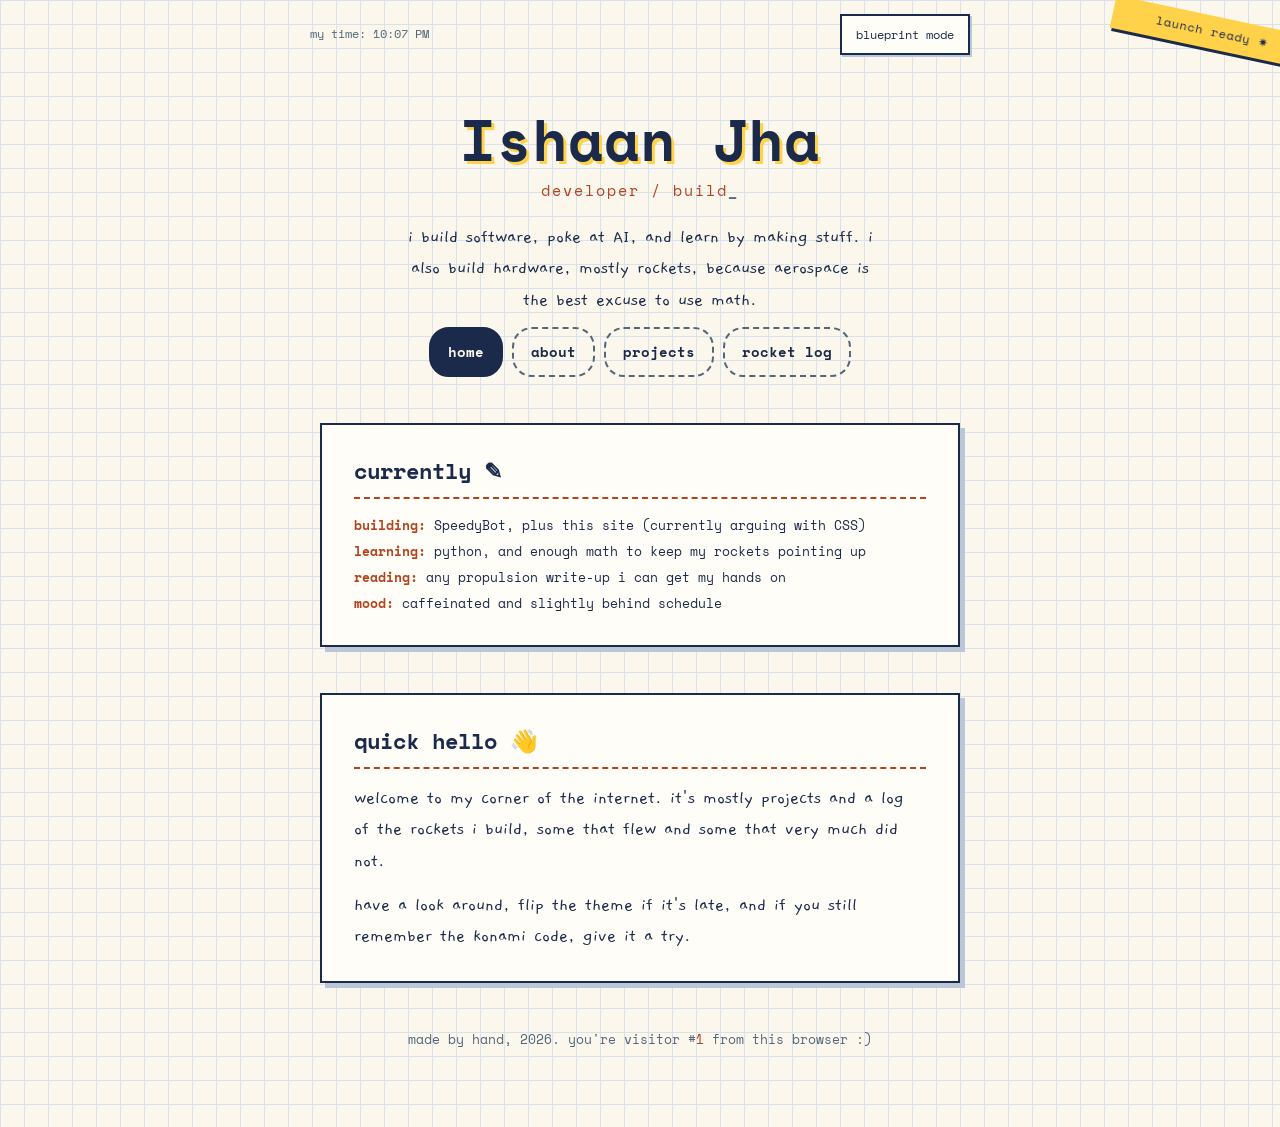
<file: index.html>
<!DOCTYPE html>
<html lang="en" data-theme="notebook">
<head>
  <meta charset="UTF-8">
  <meta name="viewport" content="width=device-width, initial-scale=1.0">
  <meta name="description" content="Ishaan Jha - student developer and high-power rocket builder. Projects, notes, and a flight log.">
  <title>ishaan's corner</title>
  <link rel="icon" href="data:image/svg+xml,%3Csvg xmlns='http://www.w3.org/2000/svg' viewBox='0 0 100 100'%3E%3Ctext y='.9em' font-size='88'%3E🚀%3C/text%3E%3C/svg%3E">
  <link rel="preconnect" href="https://fonts.googleapis.com">
  <link rel="preconnect" href="https://fonts.gstatic.com" crossorigin>
  <link href="https://fonts.googleapis.com/css2?family=Space+Mono:wght@400;700&family=Gaegu:wght@400;700&display=swap" rel="stylesheet">
  <link rel="stylesheet" href="style.css">
</head>

<body class="page-home">

  <a class="skip" href="#main">skip to content</a>

  <div class="sticker" aria-hidden="true">launch ready ✷</div>

  <div class="topbar">
    <span id="clock">my time: --:--</span>
    <button id="theme-btn" type="button" aria-label="switch to blueprint mode">blueprint mode</button>
  </div>

  <header>
    <h1>Ishaan Jha</h1>
    <p class="tag" id="type" aria-hidden="true">developer / builder / rocket guy</p>
    <p class="visually-hidden">developer, builder, and rocket guy</p>
    <p class="blurb">
      i build software, poke at AI, and learn by making stuff. i also build
      hardware, mostly rockets, because aerospace is the best excuse to use math.
    </p>
  </header>

  <nav aria-label="main">
    <a href="index.html" class="here" aria-current="page">home</a>
    <a href="about.html">about</a>
    <a href="projects.html">projects</a>
    <a href="log.html">rocket log</a>
  </nav>

  <main id="main" tabindex="-1">
    <section aria-labelledby="cur">
      <h2 id="cur">currently ✎</h2>
      <div class="currently">
        <b>building:</b> SpeedyBot, plus this site (currently arguing with CSS)<br>
        <b>learning:</b> python, and enough math to keep my rockets pointing up<br>
        <b>reading:</b> any propulsion write-up i can get my hands on<br>
        <b>mood:</b> caffeinated and slightly behind schedule
      </div>
    </section>

    <section aria-labelledby="hi">
      <h2 id="hi">quick hello 👋</h2>
      <p>
        welcome to my corner of the internet. it's mostly projects and a log of
        the rockets i build, some that flew and some that very much did not.
      </p>
      <p>
        have a look around, flip the theme if it's late, and if you still
        remember the konami code, give it a try.
      </p>
    </section>
  </main>

  <footer>
    <p>made by hand, 2026. you're visitor #<span id="hits">1</span> from this browser :)</p>
  </footer>

  <script src="main.js"></script>
</body>
</html>
</file>
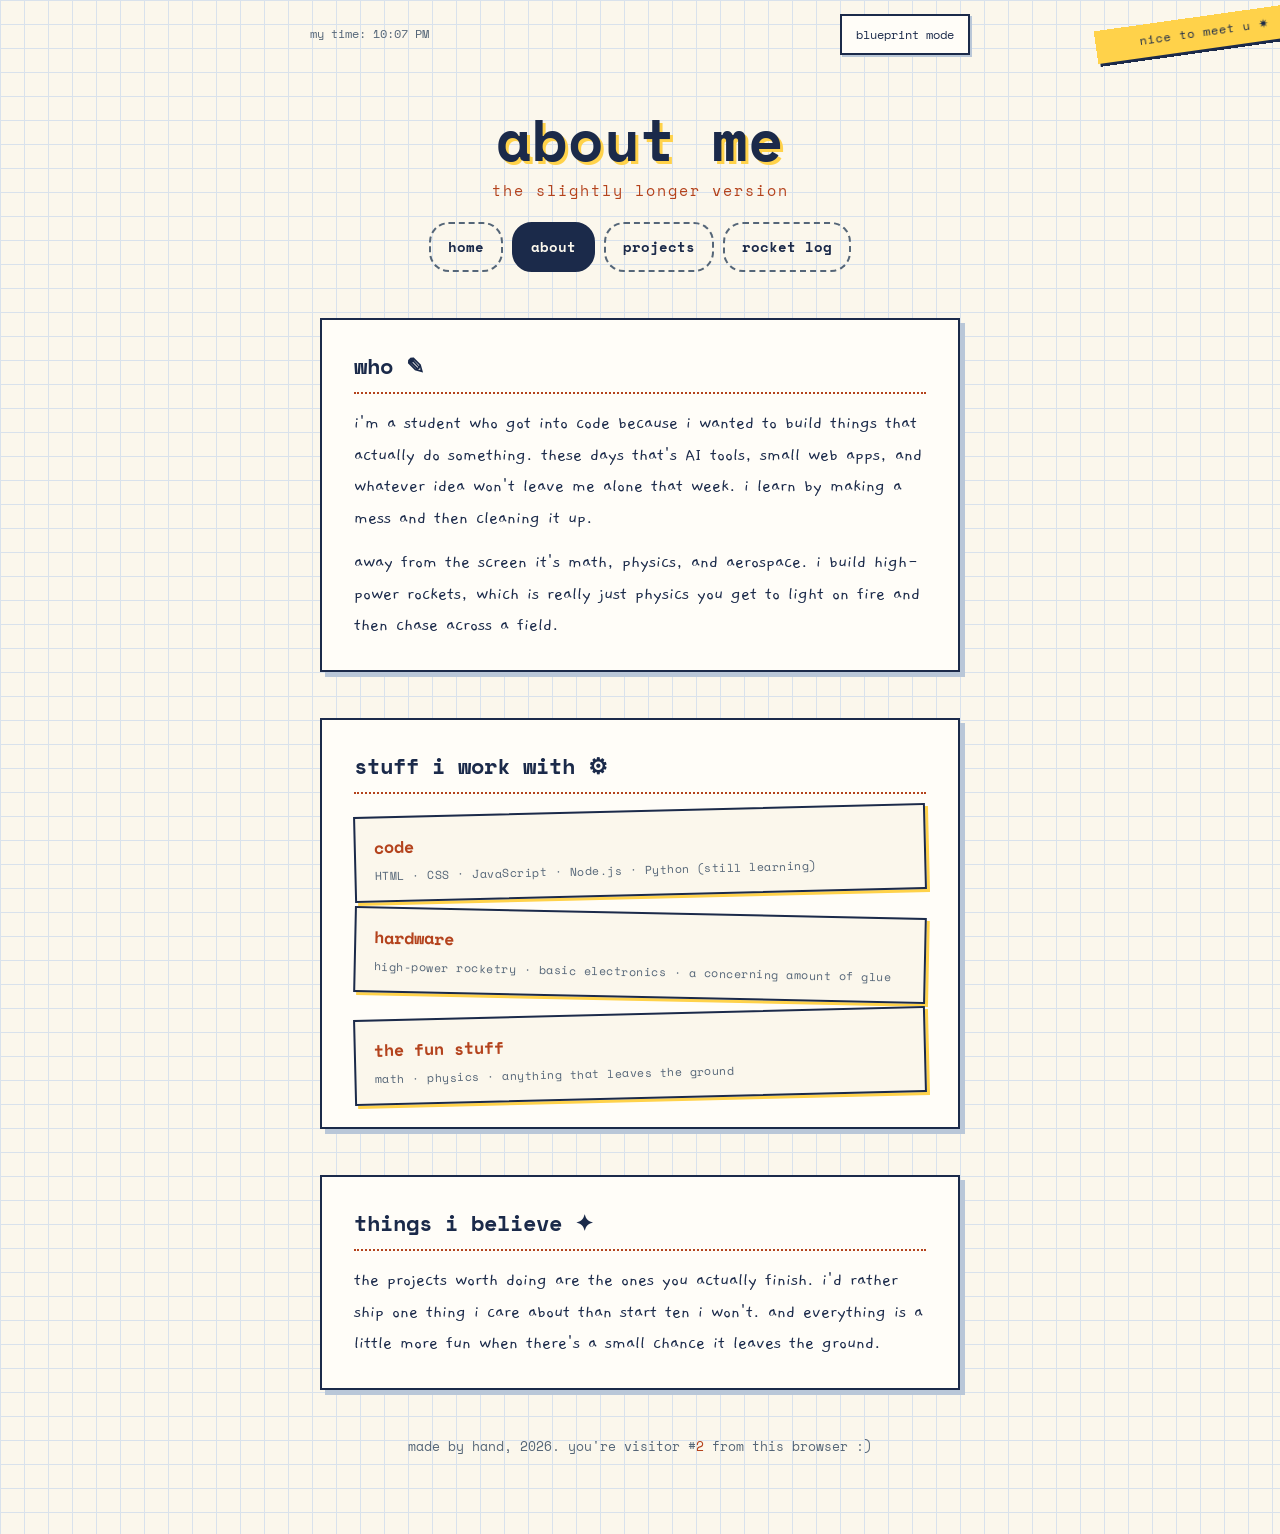
<file: about.html>
<!DOCTYPE html>
<html lang="en" data-theme="notebook">
<head>
  <meta charset="UTF-8">
  <meta name="viewport" content="width=device-width, initial-scale=1.0">
  <meta name="description" content="About Ishaan Jha - a student developer who builds software and high-power rockets.">
  <title>about - ishaan</title>
  <link rel="icon" href="data:image/svg+xml,%3Csvg xmlns='http://www.w3.org/2000/svg' viewBox='0 0 100 100'%3E%3Ctext y='.9em' font-size='88'%3E🚀%3C/text%3E%3C/svg%3E">
  <link rel="preconnect" href="https://fonts.googleapis.com">
  <link rel="preconnect" href="https://fonts.gstatic.com" crossorigin>
  <link href="https://fonts.googleapis.com/css2?family=Space+Mono:wght@400;700&family=Gaegu:wght@400;700&display=swap" rel="stylesheet">
  <link rel="stylesheet" href="style.css">
</head>

<body class="page-about">

  <a class="skip" href="#main">skip to content</a>

  <div class="sticker" aria-hidden="true">nice to meet u ✷</div>

  <div class="topbar">
    <span id="clock">my time: --:--</span>
    <button id="theme-btn" type="button" aria-label="switch to blueprint mode">blueprint mode</button>
  </div>

  <header>
    <h1>about me</h1>
    <p class="tag">the slightly longer version</p>
  </header>

  <nav aria-label="main">
    <a href="index.html">home</a>
    <a href="about.html" class="here" aria-current="page">about</a>
    <a href="projects.html">projects</a>
    <a href="log.html">rocket log</a>
  </nav>

  <main id="main" tabindex="-1">
    <section aria-labelledby="who">
      <h2 id="who">who ✎</h2>
      <p>
        i'm a student who got into code because i wanted to build things that
        actually do something. these days that's AI tools, small web apps, and
        whatever idea won't leave me alone that week. i learn by making a mess
        and then cleaning it up.
      </p>
      <p>
        away from the screen it's math, physics, and aerospace. i build
        high-power rockets, which is really just physics you get to light on
        fire and then chase across a field.
      </p>
    </section>

    <section aria-labelledby="stack">
      <h2 id="stack">stuff i work with ⚙</h2>
      <div class="card tilt-l">
        <h3>code</h3>
        <p class="tags">HTML · CSS · JavaScript · Node.js · Python (still learning)</p>
      </div>
      <div class="card tilt-r">
        <h3>hardware</h3>
        <p class="tags">high-power rocketry · basic electronics · a concerning amount of glue</p>
      </div>
      <div class="card tilt-l">
        <h3>the fun stuff</h3>
        <p class="tags">math · physics · anything that leaves the ground</p>
      </div>
    </section>

    <section aria-labelledby="believe">
      <h2 id="believe">things i believe ✦</h2>
      <p>
        the projects worth doing are the ones you actually finish. i'd rather
        ship one thing i care about than start ten i won't. and everything is a
        little more fun when there's a small chance it leaves the ground.
      </p>
    </section>
  </main>

  <footer>
    <p>made by hand, 2026. you're visitor #<span id="hits">1</span> from this browser :)</p>
  </footer>

  <script src="main.js"></script>
</body>
</html>
</file>
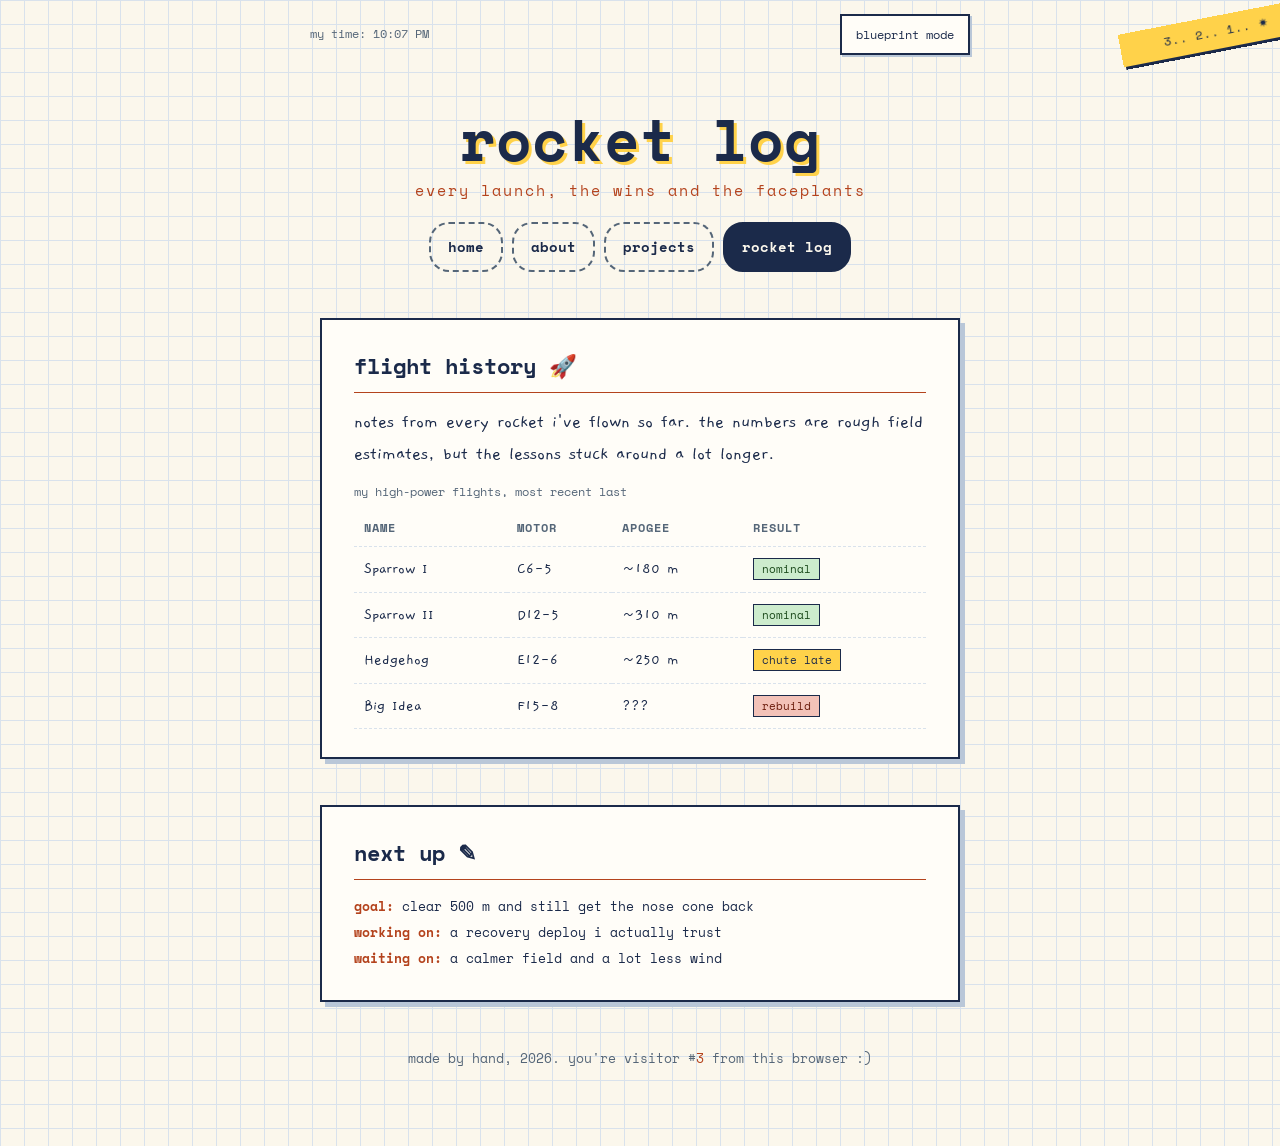
<file: log.html>
<!DOCTYPE html>
<html lang="en" data-theme="notebook">
<head>
  <meta charset="UTF-8">
  <meta name="viewport" content="width=device-width, initial-scale=1.0">
  <meta name="description" content="Ishaan Jha's rocket flight log - every high-power build, the wins and the faceplants.">
  <title>rocket log - ishaan</title>
  <link rel="icon" href="data:image/svg+xml,%3Csvg xmlns='http://www.w3.org/2000/svg' viewBox='0 0 100 100'%3E%3Ctext y='.9em' font-size='88'%3E🚀%3C/text%3E%3C/svg%3E">
  <link rel="preconnect" href="https://fonts.googleapis.com">
  <link rel="preconnect" href="https://fonts.gstatic.com" crossorigin>
  <link href="https://fonts.googleapis.com/css2?family=Space+Mono:wght@400;700&family=Gaegu:wght@400;700&display=swap" rel="stylesheet">
  <link rel="stylesheet" href="style.css">
</head>

<body class="page-log">

  <a class="skip" href="#main">skip to content</a>

  <div class="sticker" aria-hidden="true">3.. 2.. 1.. ✷</div>

  <div class="topbar">
    <span id="clock">my time: --:--</span>
    <button id="theme-btn" type="button" aria-label="switch to blueprint mode">blueprint mode</button>
  </div>

  <header>
    <h1>rocket log</h1>
    <p class="tag">every launch, the wins and the faceplants</p>
  </header>

  <nav aria-label="main">
    <a href="index.html">home</a>
    <a href="about.html">about</a>
    <a href="projects.html">projects</a>
    <a href="log.html" class="here" aria-current="page">rocket log</a>
  </nav>

  <main id="main" tabindex="-1">
    <section aria-labelledby="flights">
      <h2 id="flights">flight history 🚀</h2>
      <p>
        notes from every rocket i've flown so far. the numbers are rough field
        estimates, but the lessons stuck around a lot longer.
      </p>

      <!-- placeholder flights for now - i'll drop in the real numbers as i log them -->
      <div class="table-wrap">
        <table>
          <caption>my high-power flights, most recent last</caption>
          <thead>
            <tr>
              <th scope="col">name</th>
              <th scope="col">motor</th>
              <th scope="col">apogee</th>
              <th scope="col">result</th>
            </tr>
          </thead>
          <tbody>
            <tr>
              <td>Sparrow I</td>
              <td>C6-5</td>
              <td>~180 m</td>
              <td><span class="badge ok">nominal</span></td>
            </tr>
            <tr>
              <td>Sparrow II</td>
              <td>D12-5</td>
              <td>~310 m</td>
              <td><span class="badge ok">nominal</span></td>
            </tr>
            <tr>
              <td>Hedgehog</td>
              <td>E12-6</td>
              <td>~250 m</td>
              <td><span class="badge meh">chute late</span></td>
            </tr>
            <tr>
              <td>Big Idea</td>
              <td>F15-8</td>
              <td>???</td>
              <td><span class="badge rip">rebuild</span></td>
            </tr>
          </tbody>
        </table>
      </div>
    </section>

    <section aria-labelledby="next">
      <h2 id="next">next up ✎</h2>
      <div class="currently">
        <b>goal:</b> clear 500 m and still get the nose cone back<br>
        <b>working on:</b> a recovery deploy i actually trust<br>
        <b>waiting on:</b> a calmer field and a lot less wind
      </div>
    </section>
  </main>

  <footer>
    <p>made by hand, 2026. you're visitor #<span id="hits">1</span> from this browser :)</p>
  </footer>

  <script src="main.js"></script>
</body>
</html>
</file>
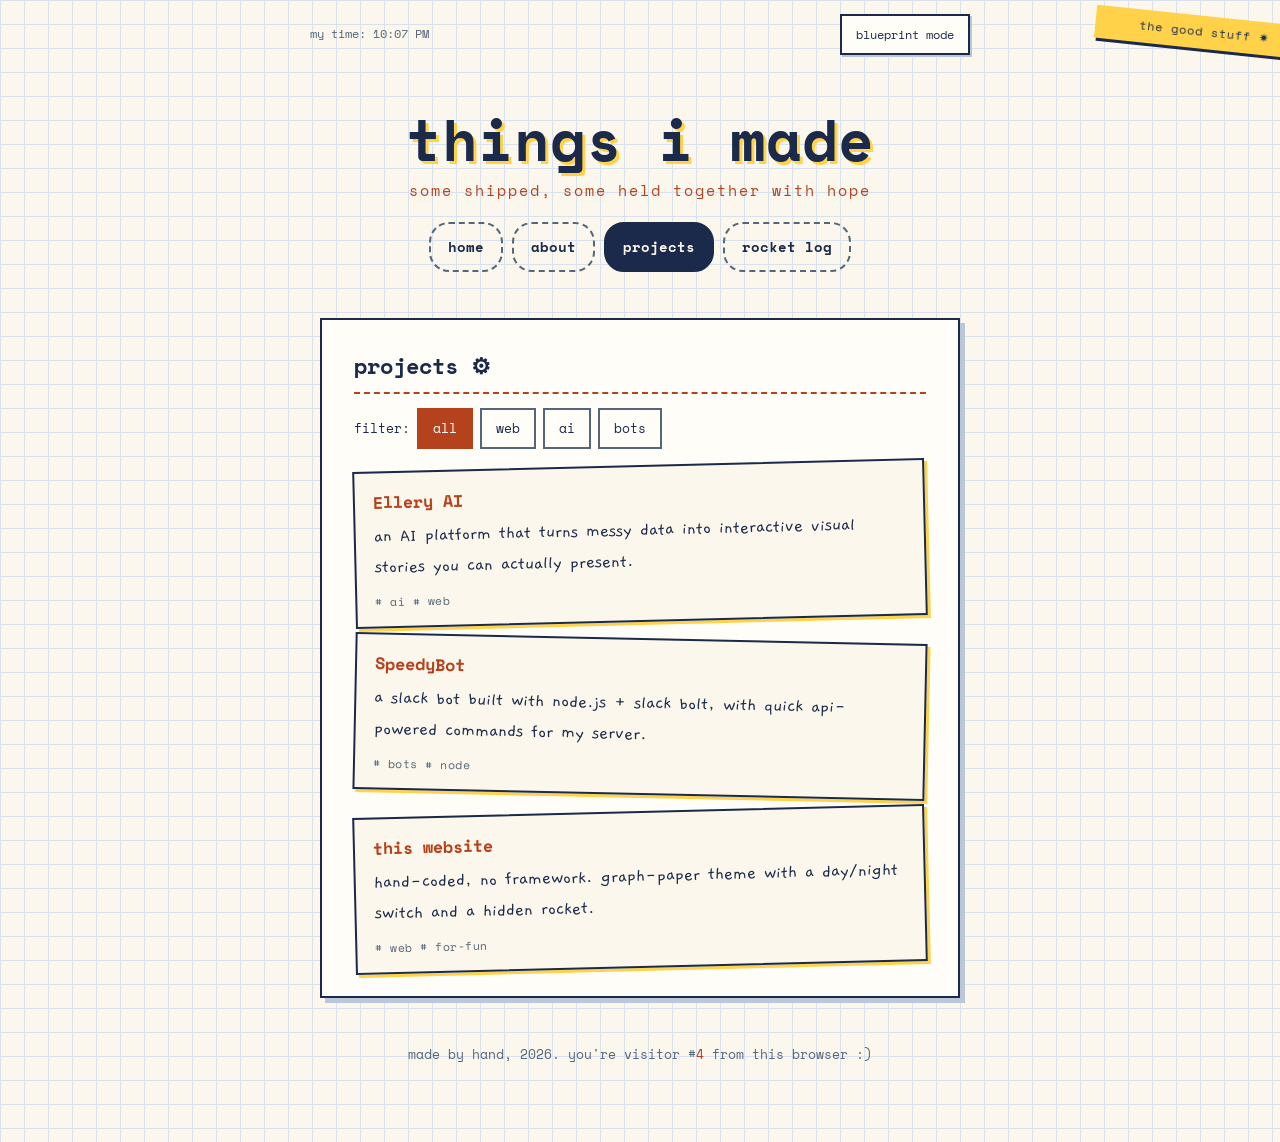
<file: projects.html>
<!DOCTYPE html>
<html lang="en" data-theme="notebook">
<head>
  <meta charset="UTF-8">
  <meta name="viewport" content="width=device-width, initial-scale=1.0">
  <meta name="description" content="Projects by Ishaan Jha - AI tools, bots, and hand-built web experiments.">
  <title>projects - ishaan</title>
  <link rel="icon" href="data:image/svg+xml,%3Csvg xmlns='http://www.w3.org/2000/svg' viewBox='0 0 100 100'%3E%3Ctext y='.9em' font-size='88'%3E🚀%3C/text%3E%3C/svg%3E">
  <link rel="preconnect" href="https://fonts.googleapis.com">
  <link rel="preconnect" href="https://fonts.gstatic.com" crossorigin>
  <link href="https://fonts.googleapis.com/css2?family=Space+Mono:wght@400;700&family=Gaegu:wght@400;700&display=swap" rel="stylesheet">
  <link rel="stylesheet" href="style.css">
</head>

<body class="page-projects">

  <a class="skip" href="#main">skip to content</a>

  <div class="sticker" aria-hidden="true">the good stuff ✷</div>

  <div class="topbar">
    <span id="clock">my time: --:--</span>
    <button id="theme-btn" type="button" aria-label="switch to blueprint mode">blueprint mode</button>
  </div>

  <header>
    <h1>things i made</h1>
    <p class="tag">some shipped, some held together with hope</p>
  </header>

  <nav aria-label="main">
    <a href="index.html">home</a>
    <a href="about.html">about</a>
    <a href="projects.html" class="here" aria-current="page">projects</a>
    <a href="log.html">rocket log</a>
  </nav>

  <main id="main" tabindex="-1">
    <section aria-labelledby="proj">
      <h2 id="proj">projects ⚙</h2>

      <div class="filters" role="group" aria-label="filter projects by tag">
        <span aria-hidden="true">filter:</span>
        <button type="button" class="on" data-filter="all" aria-pressed="true">all</button>
        <button type="button" data-filter="web" aria-pressed="false">web</button>
        <button type="button" data-filter="ai" aria-pressed="false">ai</button>
        <button type="button" data-filter="bots" aria-pressed="false">bots</button>
      </div>

      <div class="card tilt-l" data-tags="ai web">
        <h3>Ellery AI</h3>
        <p>an AI platform that turns messy data into interactive visual stories you can actually present.</p>
        <p class="tags"># ai # web</p>
      </div>

      <div class="card tilt-r" data-tags="bots">
        <h3>SpeedyBot</h3>
        <p>a slack bot built with node.js + slack bolt, with quick api-powered commands for my server.</p>
        <p class="tags"># bots # node</p>
      </div>

      <div class="card tilt-l" data-tags="web">
        <h3>this website</h3>
        <p>hand-coded, no framework. graph-paper theme with a day/night switch and a hidden rocket.</p>
        <p class="tags"># web # for-fun</p>
      </div>
    </section>
  </main>

  <footer>
    <p>made by hand, 2026. you're visitor #<span id="hits">1</span> from this browser :)</p>
  </footer>

  <script src="main.js"></script>
</body>
</html>
</file>
<file: style.css>
/* ishaan's site - all hand written, no framework
   two themes: notebook (light) and blueprint (dark), set on <html> by main.js
   each page carries a body class (page-home, page-about ...) for small tweaks */

:root {
  /* notebook / daytime */
  --paper: #fbf7ec;
  --card: #fffdf8;
  --ink: #1b2a4a;
  --ink-soft: #556678; /* AA-compliant on the cream paper */
  --line: #d9e2ec;
  --accent: #b4431d; /* deep rust; passes AA as text on paper + card */
  --pop: #ffd24a;
  --shadow: #b9c7d8;

  /* a little spacing scale so the rhythm stays even */
  --gap: clamp(28px, 6vw, 46px);
  --pad: clamp(18px, 4vw, 28px);
}

html[data-theme="blueprint"] {
  /* nighttime, like actual blueprint paper */
  --paper: #0f2a43;
  --card: #12314f;
  --ink: #eaf2ff;
  --ink-soft: #8fb0d6;
  --line: rgba(174, 209, 255, 0.14);
  --accent: #ffd24a;
  --pop: #4fc3f7;
  --shadow: #071c30;
}

* {
  box-sizing: border-box;
}

html {
  scroll-behavior: smooth;
}

body {
  margin: 0;
  padding: 0 18px 64px;
  color: var(--ink);
  font-family: "Gaegu", "Comic Sans MS", cursive;
  font-size: clamp(1.05rem, 0.98rem + 0.4vw, 1.2rem);
  line-height: 1.65;
  background-color: var(--paper);
  /* the graph paper. two sets of lines, tiled */
  background-image:
    linear-gradient(var(--line) 1px, transparent 1px),
    linear-gradient(90deg, var(--line) 1px, transparent 1px);
  background-size: 24px 24px;
  transition: background-color 0.3s ease, color 0.3s ease;
}

/* keyboard users get a clear ring on anything focusable */
a:focus-visible,
button:focus-visible {
  outline: 3px solid var(--accent);
  outline-offset: 3px;
  border-radius: 2px;
}

/* the skip-link target is a container, not a control - no ring around it */
main:focus {
  outline: none;
}

/* skip link for screen readers / keyboard */
.skip {
  position: absolute;
  left: 10px;
  top: -48px;
  z-index: 60;
  background: var(--pop);
  color: #1b2a4a;
  font-family: "Space Mono", monospace;
  font-size: 0.8rem;
  padding: 8px 14px;
  text-decoration: none;
  box-shadow: 2px 2px 0 var(--ink);
  transition: top 0.2s ease;
}
.skip:focus {
  top: 10px;
}

/* hidden from sight, still read aloud */
.visually-hidden {
  position: absolute;
  width: 1px;
  height: 1px;
  margin: -1px;
  padding: 0;
  border: 0;
  clip: rect(0 0 0 0);
  clip-path: inset(50%);
  overflow: hidden;
  white-space: nowrap;
}

/* ---- the crooked corner sticker ---- */
.sticker {
  position: fixed;
  top: 16px;
  right: -34px;
  transform: rotate(12deg);
  background: var(--pop);
  color: #1b2a4a;
  font-family: "Space Mono", monospace;
  font-size: 0.78rem;
  letter-spacing: 1px;
  padding: 6px 44px;
  box-shadow: 2px 3px 0 var(--ink);
  z-index: 5;
  user-select: none;
  pointer-events: none;
  transition: transform 0.25s ease;
}
/* each page tapes its sticker on at a slightly different angle */
.page-about   .sticker { transform: rotate(-8deg); }
.page-projects .sticker { transform: rotate(6deg); }
.page-log     .sticker { transform: rotate(-11deg); }

/* ---- top bar: theme toggle + tiny clock ---- */
.topbar {
  max-width: 660px;
  margin: 0 auto;
  padding: 14px 0 0;
  display: flex;
  justify-content: space-between;
  align-items: center;
  flex-wrap: wrap;
  gap: 8px;
  font-family: "Space Mono", monospace;
  font-size: 0.78rem;
}

#clock {
  color: var(--ink-soft);
}

#theme-btn {
  cursor: pointer;
  background: var(--card);
  color: var(--ink);
  border: 2px solid var(--ink);
  padding: 9px 14px;
  font-family: "Space Mono", monospace;
  font-size: 0.78rem;
  box-shadow: 2px 2px 0 var(--shadow);
  transition: transform 0.12s ease, box-shadow 0.12s ease, background 0.2s ease;
}
#theme-btn:hover {
  background: var(--pop);
  color: #1b2a4a;
}
#theme-btn:active {
  transform: translate(2px, 2px);
  box-shadow: none;
}

/* ---- header ---- */
header {
  max-width: 640px;
  margin: clamp(38px, 8vw, 54px) auto 8px;
  text-align: center;
}

h1 {
  font-family: "Space Mono", monospace;
  font-size: clamp(2.3rem, 8.5vw, 3.6rem);
  line-height: 1.05;
  margin: 0;
  text-shadow: 3px 3px 0 var(--pop);
  word-break: break-word;
}

.tag {
  font-family: "Space Mono", monospace;
  font-size: clamp(0.8rem, 0.75rem + 0.3vw, 0.92rem);
  letter-spacing: 2px;
  color: var(--accent);
  margin: 10px 0 18px;
  min-height: 1.3em; /* stop the page jumping while it types */
}
.tag .cursor {
  color: var(--ink-soft);
  font-weight: 700;
}

.blurb {
  margin: 0 auto;
  max-width: 30rem;
}

/* ---- nav ---- */
nav {
  max-width: 640px;
  margin: 10px auto var(--gap);
  text-align: center;
  display: flex;
  flex-wrap: wrap;
  justify-content: center;
  gap: 9px;
}

nav a {
  padding: 12px 17px;
  font-family: "Space Mono", monospace;
  font-size: 0.85rem;
  color: var(--ink);
  text-decoration: none;
  border: 2px dashed var(--ink-soft);
  border-radius: 20px;
  transition: transform 0.15s ease, background 0.2s ease, border-color 0.2s ease, color 0.2s ease;
}
nav a:hover {
  background: var(--pop);
  border-style: solid;
  border-color: var(--ink);
  color: #1b2a4a;
  transform: translateY(-2px);
}
nav a.here {
  background: var(--ink);
  color: var(--paper);
  border-style: solid;
  border-color: var(--ink);
}

/* ---- sections / panels ---- */
section {
  max-width: 640px;
  margin: var(--gap) auto;
  background: var(--card);
  border: 2px solid var(--ink);
  box-shadow: 5px 5px 0 var(--shadow);
  padding: var(--pad) calc(var(--pad) + 4px);
  transition: box-shadow 0.2s ease, transform 0.2s ease;
}
section:hover {
  box-shadow: 7px 7px 0 var(--shadow);
}

h2 {
  font-family: "Space Mono", monospace;
  font-size: clamp(1.2rem, 1.05rem + 0.6vw, 1.4rem);
  margin: 0 0 14px;
  border-bottom: 2px dashed var(--accent);
  padding-bottom: 7px;
}
/* tiny per-page difference in the heading rule */
.page-about h2 { border-bottom-style: dotted; }
.page-log h2   { border-bottom-style: solid; border-bottom-width: 1px; }

section p { margin: 0 0 12px; }
section p:last-child { margin-bottom: 0; }

/* ---- project + skill cards ---- */
.card {
  background: var(--paper);
  border: 2px solid var(--ink);
  padding: 15px 18px;
  margin: 16px 0;
  box-shadow: 3px 3px 0 var(--pop);
  transition: transform 0.18s ease, box-shadow 0.18s ease;
}
.card:last-child { margin-bottom: 0; }
.card h3 {
  font-family: "Space Mono", monospace;
  margin: 0 0 5px;
  color: var(--accent);
  font-size: 1.05rem;
}
.card p { margin: 0 0 8px; }
.card p:last-child { margin-bottom: 0; }

.card .tags {
  font-family: "Space Mono", monospace;
  font-size: 0.72rem;
  color: var(--ink-soft);
  letter-spacing: 0.5px;
}

/* the little tilt so nothing is machine perfect */
.tilt-l { transform: rotate(-1.4deg); }
.tilt-r { transform: rotate(1.2deg); }
.tilt-l:hover, .tilt-r:hover {
  transform: rotate(0);
  box-shadow: 5px 6px 0 var(--pop);
}

/* filter hides a card */
.card.hide { display: none; }

/* ---- filter buttons ---- */
.filters {
  margin: 6px 0 4px;
  font-family: "Space Mono", monospace;
  font-size: 0.8rem;
  display: flex;
  flex-wrap: wrap;
  align-items: center;
  gap: 7px;
}
.filters button {
  cursor: pointer;
  padding: 9px 14px;
  background: var(--card);
  color: var(--ink);
  border: 2px solid var(--ink-soft);
  font-family: inherit;
  font-size: inherit;
  transition: transform 0.12s ease, background 0.2s ease, border-color 0.2s ease, color 0.2s ease;
}
.filters button:hover { transform: translateY(-2px); }
.filters button.on {
  background: var(--accent);
  color: #fff;
  border-color: var(--accent);
}
html[data-theme="blueprint"] .filters button.on { color: #12213f; }

/* ---- the "currently" box ---- */
.currently {
  font-family: "Space Mono", monospace;
  font-size: 0.83rem;
  line-height: 1.95;
}
.currently b { color: var(--accent); }

/* ---- rocket log table ---- */
.table-wrap {
  overflow-x: auto;
  -webkit-overflow-scrolling: touch;
}
table {
  width: 100%;
  border-collapse: collapse;
  font-size: 1rem;
  min-width: 380px;
}
caption {
  text-align: left;
  font-family: "Space Mono", monospace;
  font-size: 0.72rem;
  color: var(--ink-soft);
  padding-bottom: 8px;
}
th, td {
  text-align: left;
  padding: 9px 10px;
  border-bottom: 1px dashed var(--line);
}
th {
  font-family: "Space Mono", monospace;
  font-size: 0.72rem;
  text-transform: uppercase;
  letter-spacing: 1px;
  color: var(--ink-soft);
}
tbody tr {
  transition: background 0.15s ease;
}
tbody tr:hover td { background: var(--paper); }
.badge {
  font-family: "Space Mono", monospace;
  font-size: 0.68rem;
  padding: 2px 8px;
  border: 1px solid var(--ink);
  white-space: nowrap;
}
.badge.ok  { background: #cdeccd; color: #1b4a1b; }
.badge.meh { background: var(--pop); color: #1b2a4a; }
.badge.rip { background: #f3c2b8; color: #6a1b0b; }

a {
  color: var(--accent);
  font-weight: 700;
  text-underline-offset: 3px;
  transition: color 0.2s ease;
}
a:hover { color: var(--ink); }

/* ---- footer + visitor counter ---- */
footer {
  max-width: 640px;
  margin: var(--gap) auto 0;
  text-align: center;
  font-family: "Space Mono", monospace;
  font-size: 0.8rem;
  color: var(--ink-soft);
}
#hits { color: var(--accent); }

/* ---- the konami rocket ---- */
#rocket {
  position: fixed;
  left: 50%;
  bottom: -60px;
  font-size: 3rem;
  z-index: 40;
  pointer-events: none;
}
@keyframes launch {
  0%   { bottom: -60px; opacity: 1; }
  80%  { opacity: 1; }
  100% { bottom: 110vh; opacity: 0; }
}
.launch { animation: launch 1.6s ease-in forwards; }

/* ---- responsive ---- */
@media (max-width: 560px) {
  body { padding: 0 14px 48px; }
  h1 { text-shadow: 2px 2px 0 var(--pop); }
  section:hover { box-shadow: 5px 5px 0 var(--shadow); } /* no grow on touch */
}
@media (max-width: 520px) {
  .tilt-l, .tilt-r { transform: none; }
  .sticker { display: none; }
  .topbar { justify-content: center; }
}

/* respect people who'd rather not have motion */
@media (prefers-reduced-motion: reduce) {
  *, *::before, *::after {
    animation-duration: 0.001ms !important;
    animation-iteration-count: 1 !important;
    transition-duration: 0.001ms !important;
    scroll-behavior: auto !important;
  }
}
</file>
